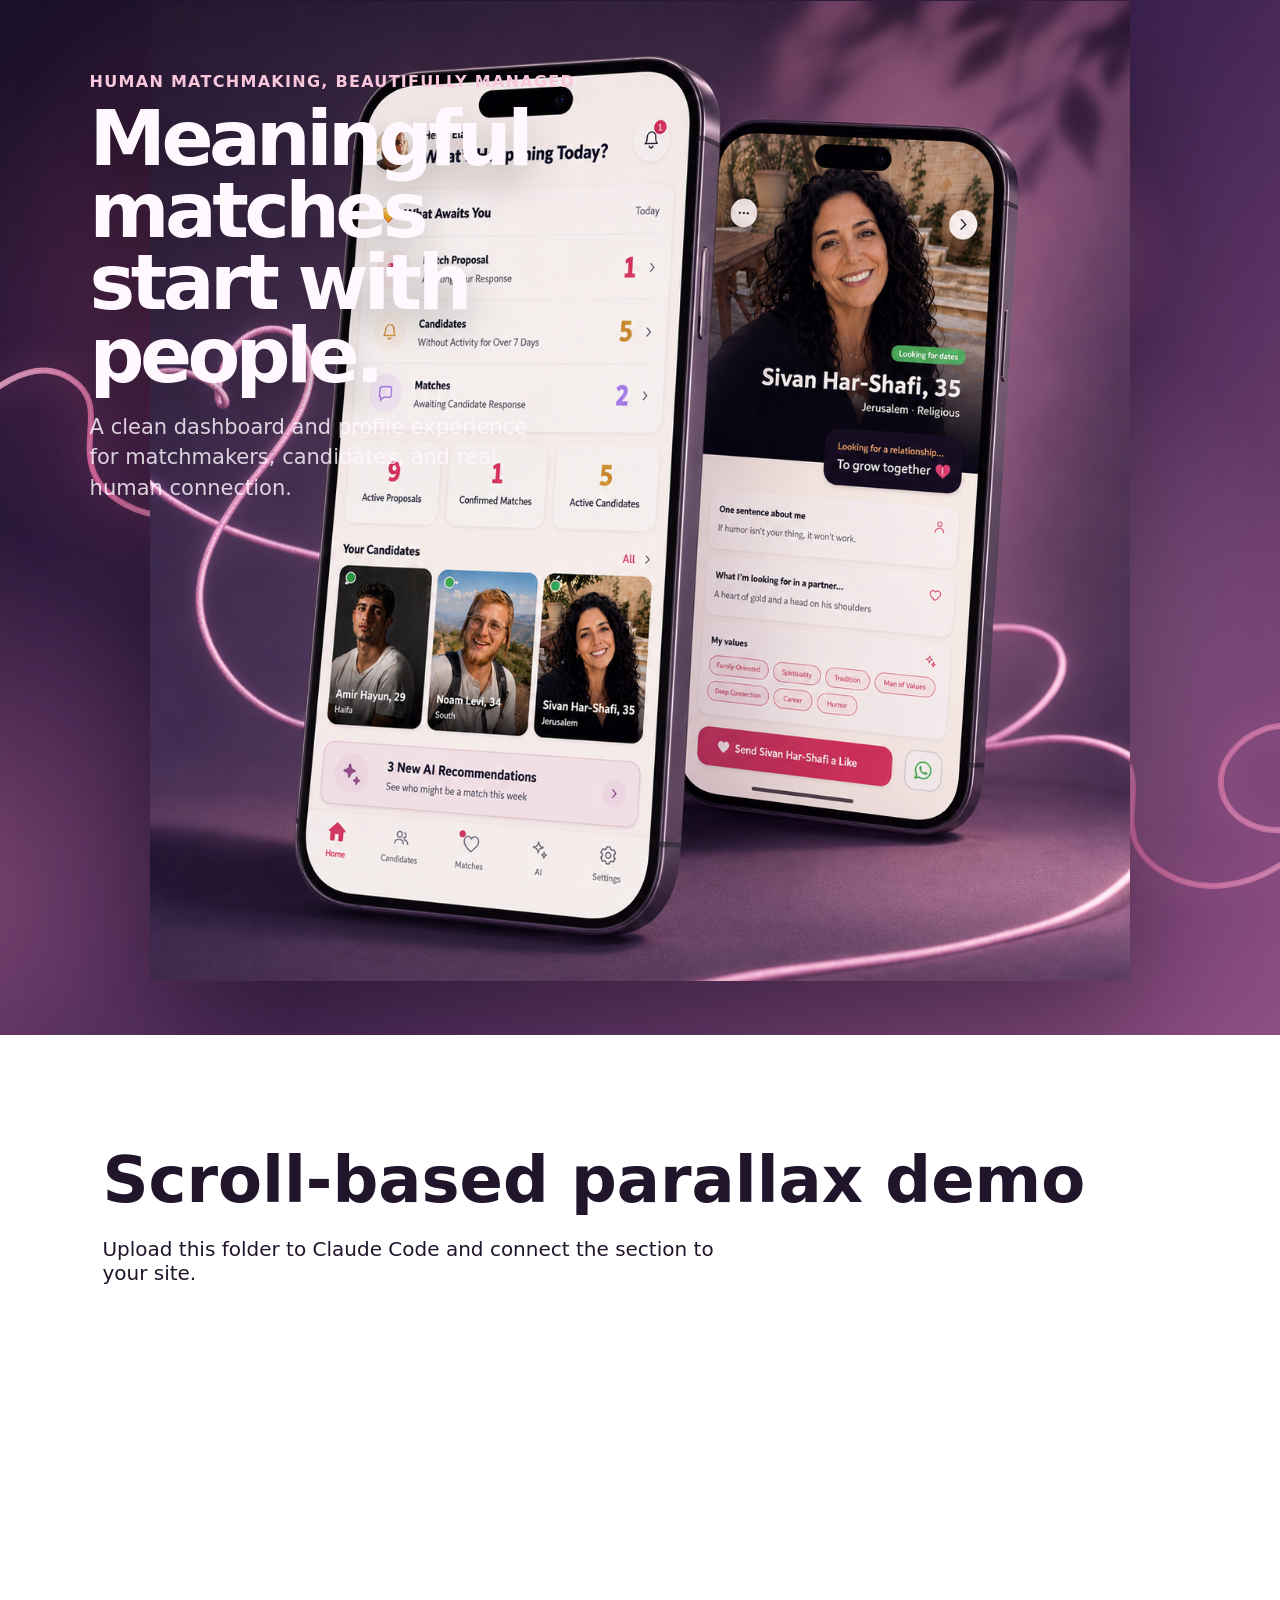
<file: project/uploads/parallax_mockup_files/index.html>
<!doctype html>
<html lang="en">
<head>
  <meta charset="UTF-8" />
  <meta name="viewport" content="width=device-width, initial-scale=1.0" />
  <title>Match App Parallax Hero</title>
  <link rel="stylesheet" href="styles.css" />
</head>
<body>
  <main>
    <section class="hero-parallax" aria-label="Dating app mockup parallax hero">
      <div class="parallax-layer bg-glow" data-speed="0.12"></div>
      <img class="parallax-layer heart-line heart-left" src="assets/heart-line.svg" alt="" data-speed="0.32" />
      <img class="parallax-layer heart-line heart-right" src="assets/heart-line.svg" alt="" data-speed="0.22" />
      <div class="parallax-layer orb orb-one" data-speed="0.18"></div>
      <div class="parallax-layer orb orb-two" data-speed="0.28"></div>

      <div class="hero-content" data-speed="0.04">
        <p class="eyebrow">Human matchmaking, beautifully managed</p>
        <h1>Meaningful matches start with people.</h1>
        <p class="subtitle">A clean dashboard and profile experience for matchmakers, candidates, and real human connection.</p>
      </div>

      <img class="parallax-layer phones" src="assets/phones-mockup.png" alt="Two iPhone mockups showing the matchmaking app" data-speed="-0.06" />
    </section>

    <section class="after-section">
      <h2>Scroll-based parallax demo</h2>
      <p>Upload this folder to Claude Code and connect the section to your site.</p>
    </section>
  </main>
  <script src="script.js"></script>
</body>
</html>
</file>
<file: project/uploads/parallax_mockup_files/styles.css>
:root {
  --deep-purple: #2a1638;
  --purple: #6f3f86;
  --pink: #ee5d96;
  --soft-pink: #f8c7dc;
  --text: #fff8ff;
}

* { box-sizing: border-box; }
html { scroll-behavior: smooth; }
body {
  margin: 0;
  font-family: Inter, ui-sans-serif, system-ui, -apple-system, BlinkMacSystemFont, "Segoe UI", sans-serif;
  background: #140c1d;
  color: var(--text);
}

.hero-parallax {
  position: relative;
  min-height: 115vh;
  overflow: hidden;
  display: grid;
  place-items: center;
  isolation: isolate;
  background:
    radial-gradient(circle at 22% 30%, rgba(238, 93, 150, .34), transparent 28%),
    radial-gradient(circle at 78% 62%, rgba(248, 199, 220, .22), transparent 28%),
    linear-gradient(135deg, #1b1028 0%, #3b214f 48%, #8e4f83 100%);
}

.parallax-layer {
  position: absolute;
  will-change: transform;
  pointer-events: none;
}

.bg-glow {
  inset: -15%;
  z-index: -3;
  background:
    radial-gradient(circle at 50% 48%, rgba(255, 255, 255, .18), transparent 22%),
    radial-gradient(circle at 8% 78%, rgba(255, 139, 190, .35), transparent 20%);
  filter: blur(10px);
}

.phones {
  width: min(88vw, 980px);
  z-index: 2;
  bottom: 6vh;
  filter: drop-shadow(0 38px 60px rgba(0,0,0,.35));
}

.hero-content {
  position: absolute;
  z-index: 3;
  top: 8vh;
  left: clamp(24px, 7vw, 100px);
  max-width: 520px;
  text-shadow: 0 18px 40px rgba(0,0,0,.26);
}

.eyebrow {
  margin: 0 0 12px;
  font-size: clamp(13px, 1.3vw, 16px);
  letter-spacing: .08em;
  text-transform: uppercase;
  color: var(--soft-pink);
  font-weight: 700;
}

h1 {
  margin: 0;
  font-size: clamp(38px, 6vw, 82px);
  line-height: .94;
  letter-spacing: -.06em;
}

.subtitle {
  max-width: 450px;
  margin: 20px 0 0;
  font-size: clamp(16px, 1.7vw, 21px);
  line-height: 1.45;
  color: rgba(255, 248, 255, .82);
}

.heart-line {
  width: min(35vw, 430px);
  opacity: .76;
  filter: drop-shadow(0 0 18px rgba(255, 148, 195, .55));
  z-index: 1;
}

.heart-left {
  left: -7vw;
  top: 33vh;
  transform: rotate(-10deg);
}

.heart-right {
  right: -8vw;
  bottom: 13vh;
  transform: rotate(16deg) scaleX(-1);
  opacity: .58;
}

.orb {
  border-radius: 999px;
  filter: blur(2px);
  opacity: .5;
  background: radial-gradient(circle, rgba(255,255,255,.56), rgba(255,117,178,.18) 55%, transparent 72%);
  z-index: -1;
}

.orb-one { width: 280px; height: 280px; right: 8vw; top: 12vh; }
.orb-two { width: 180px; height: 180px; left: 14vw; bottom: 17vh; }

.after-section {
  min-height: 80vh;
  padding: 12vh 8vw;
  background: #fff;
  color: #20152b;
}

.after-section h2 {
  font-size: clamp(32px, 5vw, 64px);
  margin: 0 0 16px;
}

.after-section p {
  font-size: 20px;
  max-width: 640px;
}

@media (max-width: 760px) {
  .hero-parallax { min-height: 108vh; }
  .hero-content { top: 5vh; left: 24px; right: 24px; }
  .phones { width: 118vw; bottom: 4vh; }
  .heart-left { left: -28vw; top: 45vh; }
  .heart-right { right: -28vw; bottom: 9vh; }
}

@media (prefers-reduced-motion: reduce) {
  .parallax-layer, .hero-content { transform: none !important; }
}
</file>
